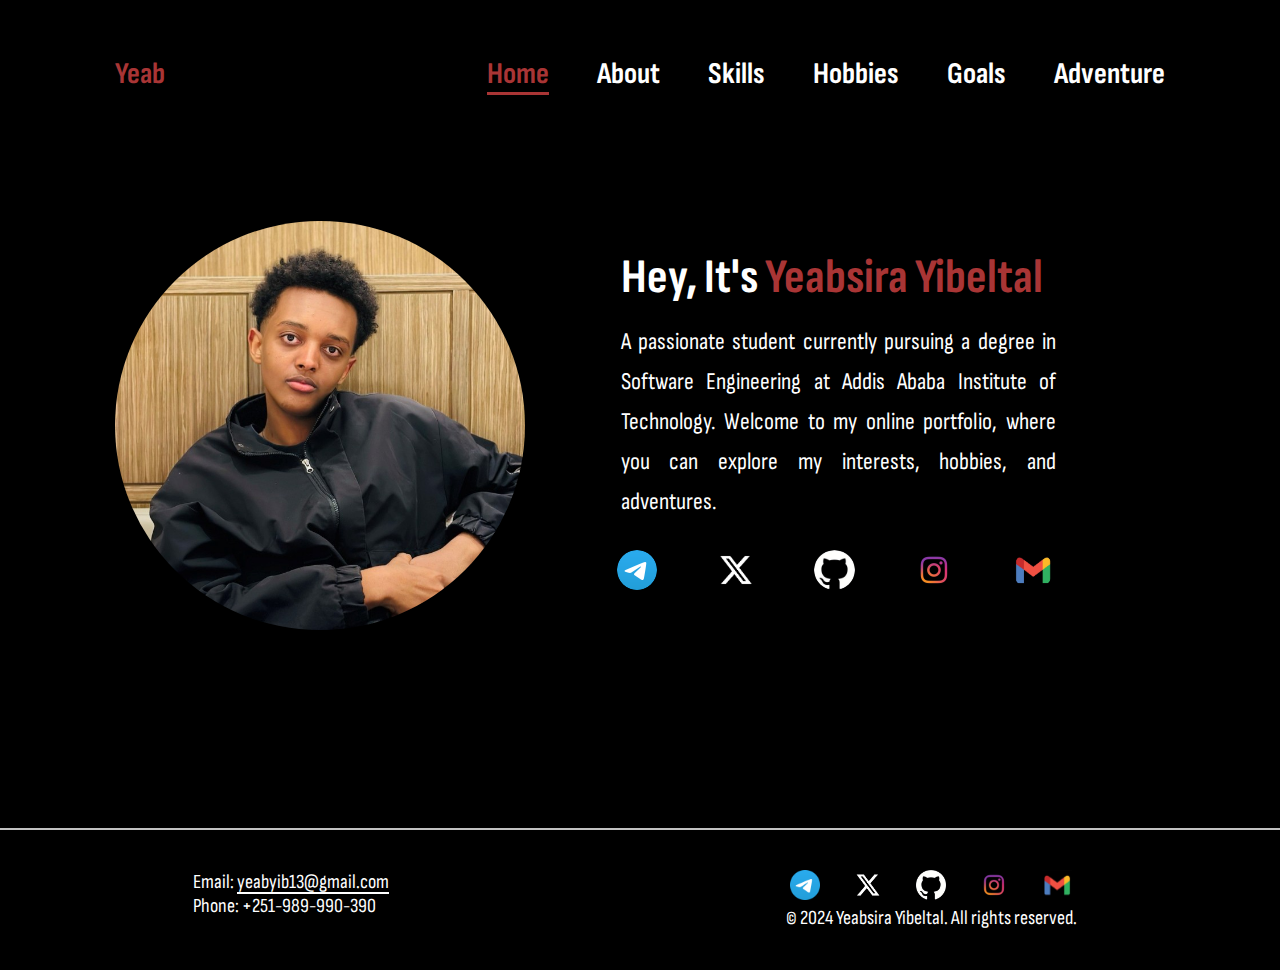
<file: index.html>
<!DOCTYPE html>
<html lang="en">
<head>
    <meta charset="UTF-8">
    <meta name="viewport" content="width=device-width, initial-scale=1.0">
    <meta name= description content="Explore my creative portfolio showcasing my background, hobbies, skills and even more!">
    <link rel="icon" href="src/images/web_icon_yeab.jpg">
    <link rel="stylesheet" href="src/css/home.css">
    <title>Yeab's Personal Space</title>
</head>

<body>
    <header>
        <nav class="nav-desktop">
            <div id="logo" onclick="window.location.href='index.html';">Yeab</div>
            <ul>
                <li><a href="index.html" class="active">Home</a></li>
                <li><a href="src/about.html">About</a></li>
                <li><a href="src/skills.html">Skills</a></li>
                <li><a href="src/hobbies.html">Hobbies</a></li>
                <li><a href="src/goals.html">Goals</a></li>
                <li><a href="src/adventure.html">Adventure</a></li>
            </ul>
            <img onclick="switchPanel();" class="hamburger-menu" width="26px" height="26px" src="src/images/hamburger-menu-icon-open.jpg" alt="hamburger-menu">
        </nav>
        <div class="nav-mobile-tablet">
            <ul>
                <a href="index.html"><li>Home</li></a>
                <a href="src/about.html"><li>About</li></a>  
                <a href="src/skills.html"><li>Skills</li></a>    
                <a href="src/hobbies.html"><li>Hobbies</li></a>  
                <a href="src/goals.html"><li>Goals</li></a>  
                <a href="src/adventure.html"><li>Adventure</li></a>  
            </ul>
        </div>
    </header>

    <main class="home">
        <figure class="home-img">
            <img src="src/images/home-yeab.jpg" alt="Yeabsira Yibeltal">
        </figure>
        <section class="home-content">
            <h1>Hey, It's <span>Yeabsira Yibeltal</span></h1>
            <p> A passionate student currently pursuing a degree in Software Engineering at 
                Addis Ababa Institute of Technology. Welcome to my online portfolio, where 
                you can explore my interests, hobbies, and adventures.</p>
            <aside class="social-icons">
                <a href="https://t.me/yyeab" aria-label="Telegram"><img src="src/images/telegram-icon.webp" alt="Telegram"></a>
                <a href="https://x.com/yeabyib"><img src="src/images/x-icon.jpg" alt="X"></a>
                <a href="https://github.com/yeaby"><img src="src/images/github-icon.jpg" alt="GitHub"></a>
                <a href="https://instagram.com/_.yeab.__"><img src="src/images/instagram-icon.webp" alt="Instagram"></a>
                <a href="mailto:yeabyib13@gmail.com"><img src="src/images/gmail-icon.jpg" alt="Gmail"></a>
            </aside>
        </section>
    </main>

    <footer>
        <section class="footer-content1">
            <p>Email: <a href="mailto:yeabyib13@gmail.com">yeabyib13@gmail.com</a></p>
            <p>Phone: +251-989-990-390</p>
        </section>
        <section class="footer-content2">
            <div class="social-icons-footer">
                <a href="https://t.me/yyeab"><img src="src/images/telegram-icon.webp" alt="Telegram"></a>
                <a href="https://x.com/yeabyib"><img src="src/images/x-icon.jpg" alt="X"></a>
                <a href="https://github.com/yeaby"><img src="src/images/github-icon.jpg" alt="GitHub"></a>
                <a href="https://instagram.com/_.yeab.__"><img src="src/images/instagram-icon.webp" alt="Instagram"></a>
                <a href="mailto:yeabyib13@gmail.com"><img src="src/images/gmail-icon.jpg" alt="Gmail"></a>
            </div>
            <section class="legal_info">
                <p>&copy; 2024 Yeabsira Yibeltal. All rights reserved.<p>
            </section>
        </section>
    </footer>
    <script src="src/js/menuToggleIndex.js"></script>
</body>
</html>
</file>
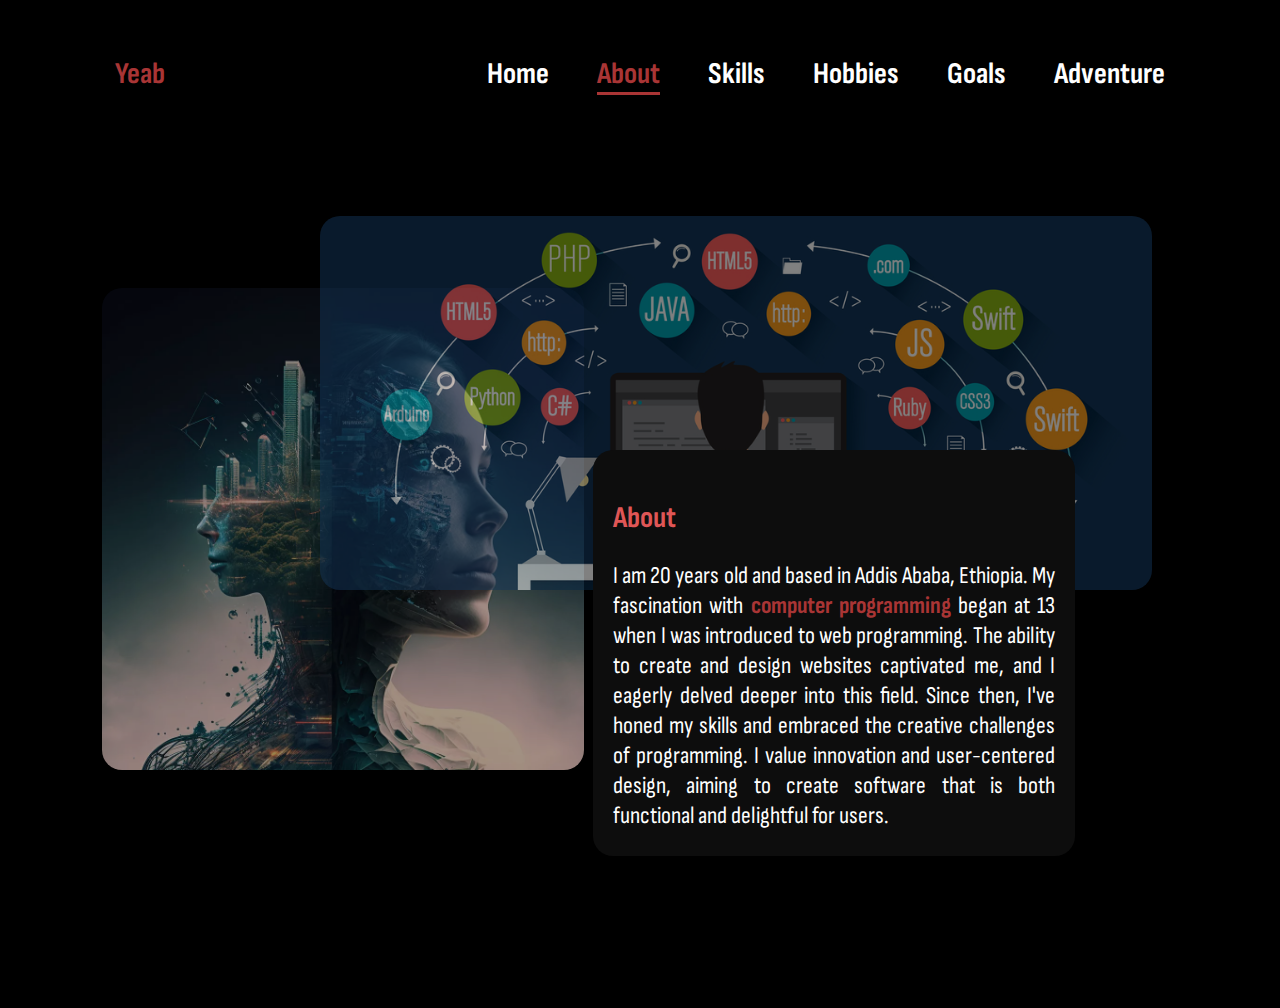
<file: src/about.html>
<!DOCTYPE html>
<html lang="en">
<head>
    <meta charset="UTF-8">
    <meta name="viewport" content="width=device-width, initial-scale=1.0">
    <link rel="icon" href="images/web_icon_yeab.jpg">
    <link rel="stylesheet" href="css/about.css">
    <title>About - Yeab's Personal Space</title>
</head>



<body>
    <header>
        <nav class="nav-desktop">
            <div id="logo" onclick="window.location.href='../index.html';">Yeab</div>
                <ul>
                <li><a href="../index.html">Home</a></li>
                <li><a href="about.html" class="active">About</a></li>
                <li><a href="skills.html">Skills</a></li>
                <li><a href="hobbies.html">Hobbies</a></li>
                <li><a href="goals.html">Goals</a></li>
                <li><a href="adventure.html">Adventure</a></li>
            </ul>
            <img onclick="switchPanel();" class="hamburger-menu" width="26px" height="26px" src="images/hamburger-menu-icon-open.jpg" alt="hamburger-menu">
        </nav>
        <div class="nav-mobile-tablet">
            <ul>
                <a href="../index.html"><li>Home</li></a>
                <a href="about.html"><li>About</li></a>  
                <a href="skills.html"><li>Skills</li></a>    
                <a href="hobbies.html"><li>Hobbies</li></a>  
                <a href="goals.html"><li>Goals</li></a>  
                <a href="adventure.html"><li>Adventure</li></a>  
            </ul>
        </div>
    </header>    
    <main id="About">
        <div class="about-section"> 
            <div class="about-images">
                <figure>
                    <img src="images/about-tech.jpg" alt="Technology and Innovation" class="technology-image">
                </figure>
                <figure>
                    <img src="images/about-programming.jpg" alt="Programming" class="programming-image">
                </figure>
            </div>
            <article class="about-description">
                <h2>About</h2>
                <p>
                    I am 20 years old and based in Addis Ababa, Ethiopia. My fascination with <span id="colored">computer programming</span> began at 13 when I was introduced to web programming.
                    The ability to create and design websites captivated me, and I eagerly delved deeper into this field. Since then, I've honed my skills and embraced the creative challenges of programming.
                    I value innovation and user-centered design, aiming to create software that is both functional and delightful for users.
                </p>
            </article>
        </div>
    </main>
    <footer>
        <section class="footer-content">
            <div class="contact-info">
                <h3>Contact Me</h3>
                <p>Email: <a href="mailto:yeabyib13@gmail.com">yeabyib13@gmail.com</a></p>
                <p>Phone: +251-989-990-390</p>
            </div>
            <div class="social-icons-footer">
                <h3>Follow Me</h3>
                    <a href="https://t.me/yyeab" aria-label="Telegram"><i class="fab fa-telegram"></i></a>
                    <a href="https://x.com/yeabyib" aria-label="X (formerly Twitter)"><i class="fab fa-x-twitter"></i></a>
                    <a href="https://github.com/YeabY" aria-label="GitHub"><i class="fab fa-github"></i></a>
                    <a href="https://instagram.com/_.yeab.__" aria-label="Instagram"><i class="fab fa-instagram"></i></a>
            </div>
        </section>
        
        <section class="footer-bottom">
            <h6>&copy; 2024 Yeabsira Yibeltal. All rights reserved.</h6>
        </section>
    </footer>
    <script src="js/menuToggle.js"></script>
</body>
</html>
</file>
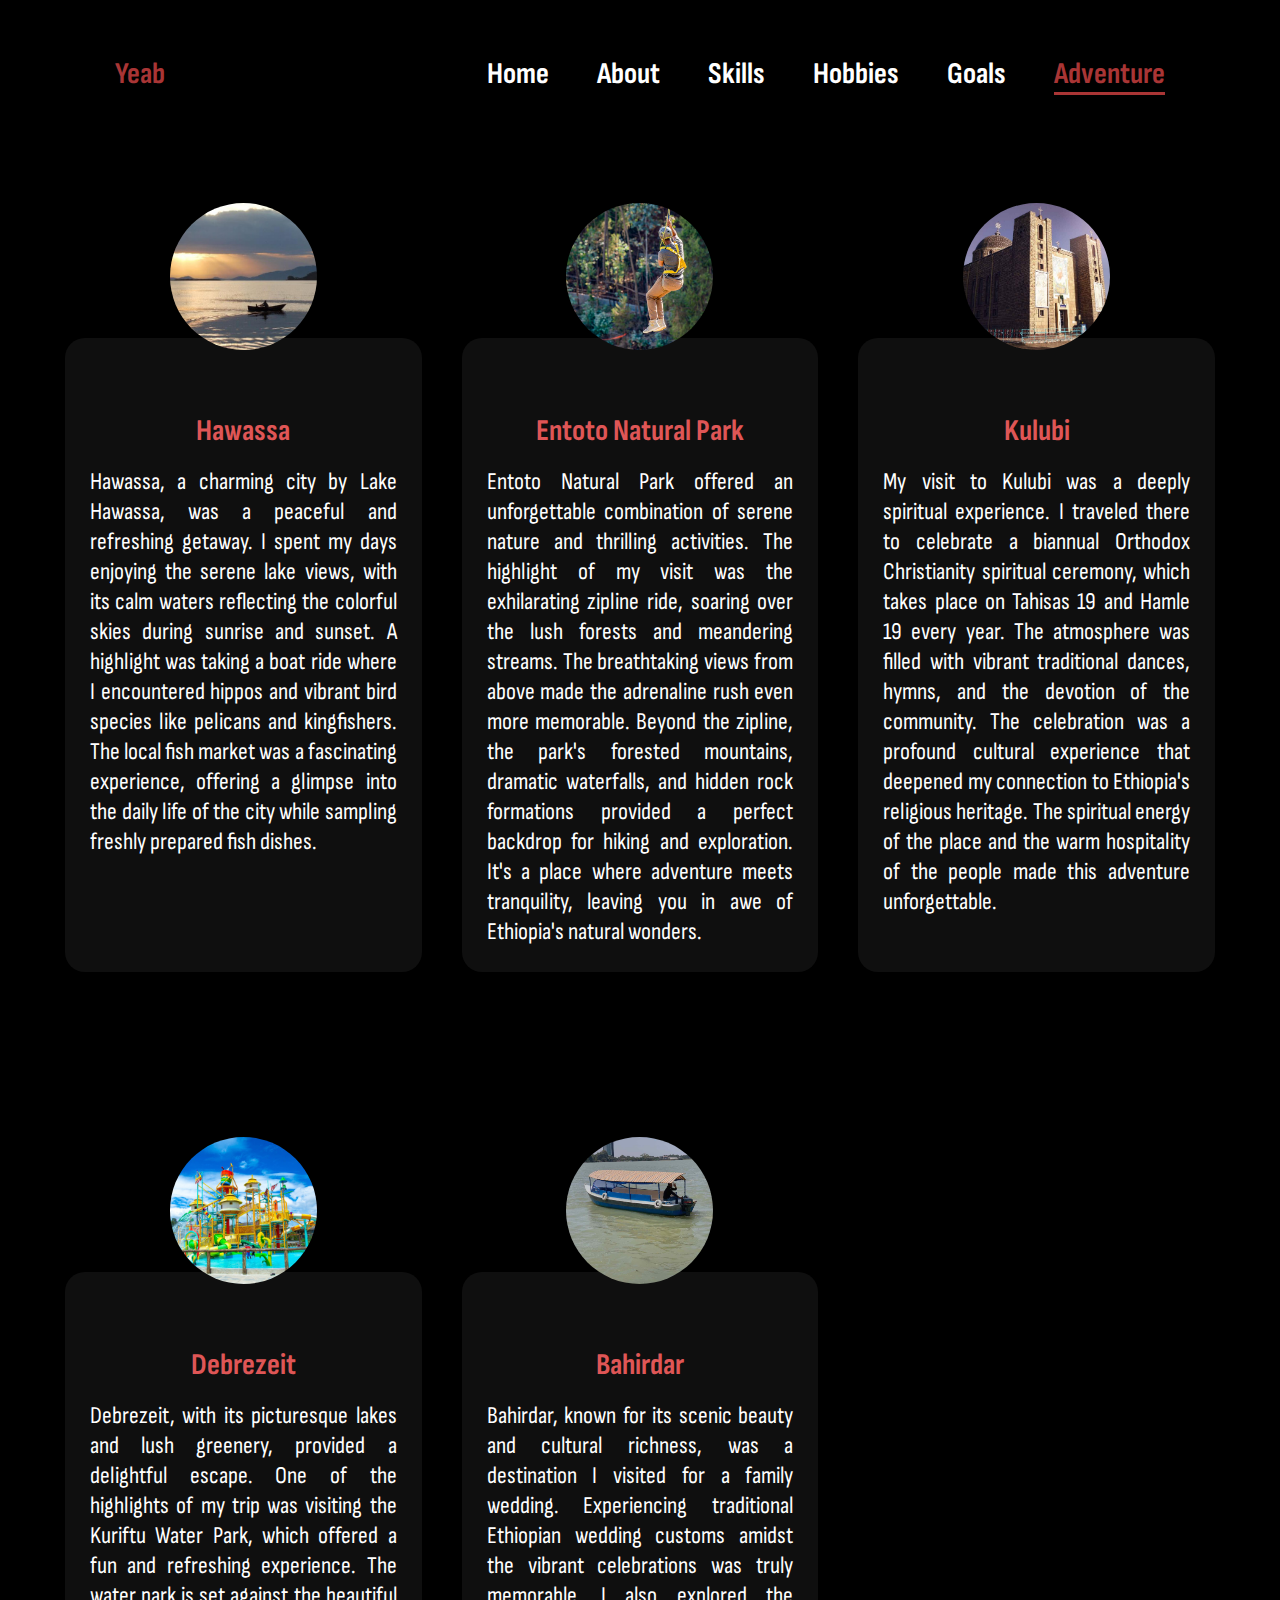
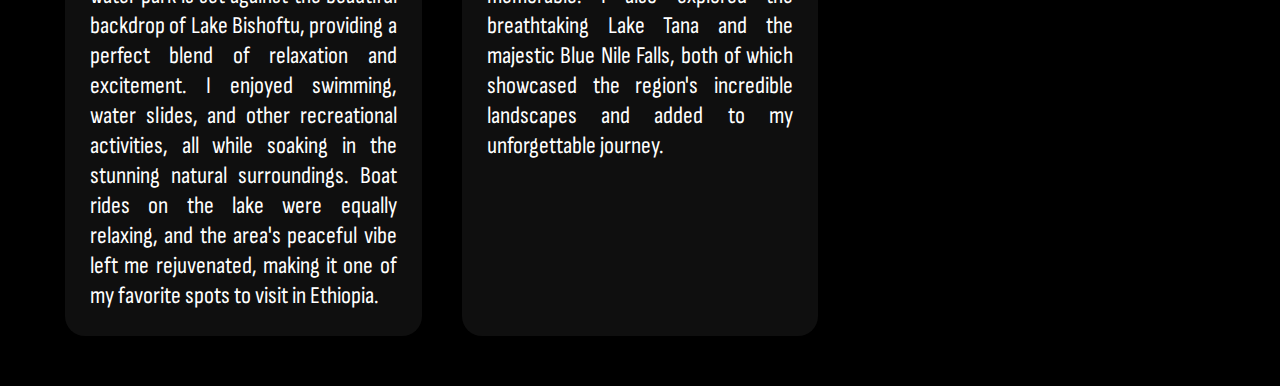
<file: src/adventure.html>
<!DOCTYPE html>
<html lang="en">
<head>
    <meta charset="UTF-8">
    <meta name="viewport" content="width=device-width, initial-scale=1.0">
    <link rel="icon" href="images/web_icon_yeab.jpg">
    <link rel="stylesheet" href="css/adventure.css">
    <title>Adventure - Yeab's Personal Space</title>
</head>

<body>
    <header>
        <nav class="nav-desktop">
            <div id="logo" onclick="window.location.href='../index.html';">Yeab</div>
            <ul>
                <li><a href="../index.html">Home</a></li>
                <li><a href="about.html">About</a></li>
                <li><a href="skills.html">Skills</a></li>
                <li><a href="hobbies.html">Hobbies</a></li>
                <li><a href="goals.html">Goals</a></li>
                <li><a href="adventure.html" class="active">Adventure</a></li>
            </ul>
            <img onclick="switchPanel();" class="hamburger-menu" width="26px" height="26px" src="images/hamburger-menu-icon-open.jpg" alt="hamburger-menu">
        </nav>
        <div class="nav-mobile-tablet">
            <ul>
                <a href="../index.html"><li>Home</li></a>
                <a href="about.html"><li>About</li></a>  
                <a href="skills.html"><li>Skills</li></a>    
                <a href="hobbies.html"><li>Hobbies</li></a>  
                <a href="goals.html"><li>Goals</li></a>  
                <a href="adventure.html"><li>Adventure</li></a>  
            </ul>
        </div>
    </header>
    <main>
        <section id="adventures">
            <h1>Adventures</h1>
            <article>
                <figure>
                    <img src="images/adventure-hawassa.jpg" alt="Beautiful Lake Hawassa">
                </figure>
                <h2>Hawassa</h2>
                <p>
                    Hawassa, a charming city by Lake Hawassa, was a peaceful and refreshing getaway. I spent my days enjoying the serene lake views, 
                    with its calm waters reflecting the colorful skies during sunrise and sunset. A highlight was taking a boat ride where I encountered 
                    hippos and vibrant bird species like pelicans and kingfishers. The local fish market was a fascinating experience, offering a glimpse 
                    into the daily life of the city while sampling freshly prepared fish dishes.
                </p>
            </article>
            
            <article>
                <figure>
                    <img src="images/adventure-entoto.jpg" alt="Stream and forest at Entoto Natural Park">
                </figure>
                <h2>Entoto Natural Park</h2>
                <p>
                    Entoto Natural Park offered an unforgettable combination of serene nature and thrilling activities. 
                    The highlight of my visit was the exhilarating zipline ride, soaring over the lush forests and meandering streams. 
                    The breathtaking views from above made the adrenaline rush even more memorable. Beyond the zipline, 
                    the park's forested mountains, dramatic waterfalls, and hidden rock formations provided a perfect backdrop for hiking and exploration. 
                    It's a place where adventure meets tranquility, leaving you in awe of Ethiopia's natural wonders.
                </p>
            </article>
            
            
            <article>
                <figure>
                    <img src="images/adventure-kulubi.jpg" alt="Spiritual celebration in Kulubi">
                </figure>
                <h2>Kulubi</h2>
                <p>
                    My visit to Kulubi was a deeply spiritual experience. I traveled there to celebrate a biannual Orthodox Christianity spiritual ceremony, 
                    which takes place on Tahisas 19 and Hamle 19 every year. The atmosphere was filled with vibrant traditional dances, hymns, and the 
                    devotion of the community. The celebration was a profound cultural experience that deepened my connection to Ethiopia's religious 
                    heritage. The spiritual energy of the place and the warm hospitality of the people made this adventure unforgettable.
                </p>
            </article>
            
            
            <article>
                <figure>
                    <img src="images/adventure-debrezeit.jpg" alt="Lake Bishoftu in Debrezeit">
                </figure>
                <h2>Debrezeit</h2>
                <p>
                    Debrezeit, with its picturesque lakes and lush greenery, provided a delightful escape. One of the highlights of my trip was visiting 
                    the Kuriftu Water Park, which offered a fun and refreshing experience. The water park is set against the beautiful backdrop of Lake Bishoftu, 
                    providing a perfect blend of relaxation and excitement. I enjoyed swimming, water slides, and other recreational activities, all while soaking 
                    in the stunning natural surroundings. Boat rides on the lake were equally relaxing, and the area's peaceful vibe left me rejuvenated, 
                    making it one of my favorite spots to visit in Ethiopia.
                </p>
            </article>
            
            <article>
                <figure>
                    <img src="images/adventure-bahirdar.jpg" alt="Lake Tana and Blue Nile Falls in Bahirdar">
                </figure>
                <h2>Bahirdar</h2>
                <p>
                    Bahirdar, known for its scenic beauty and cultural richness, was a destination I visited for a family wedding. Experiencing traditional 
                    Ethiopian wedding customs amidst the vibrant celebrations was truly memorable. I also explored the breathtaking Lake Tana and the majestic 
                    Blue Nile Falls, both of which showcased the region's incredible landscapes and added to my unforgettable journey.
                </p>
            </article>
        </section>
    </main>      
    
    <footer>
        <section class="footer-content">
            <div class="contact-info">
                <h3>Contact Me</h3>
                <p>Email: <a href="mailto:yeabyib13@gmail.com">yeabyib13@gmail.com</a></p>
                <p>Phone: +251-989-990-390</p>
            </div>
            <div class="social-icons-footer">
                <h3>Follow Me</h3>
                    <a href="https://t.me/yyeab" aria-label="Telegram"><i class="fab fa-telegram"></i></a>
                    <a href="https://x.com/yeabyib" aria-label="X (formerly Twitter)"><i class="fab fa-x-twitter"></i></a>
                    <a href="https://github.com/YeabY" aria-label="GitHub"><i class="fab fa-github"></i></a>
                    <a href="https://instagram.com/_.yeab.__" aria-label="Instagram"><i class="fab fa-instagram"></i></a>
            </div>
        </section>
        
        <section class="footer-bottom">
            <h6>&copy; 2024 Yeabsira Yibeltal. All rights reserved.</h6>
        </section>
    </footer>
    <script src="js/menuToggle.js"></script>
</body>
</html>
</file>
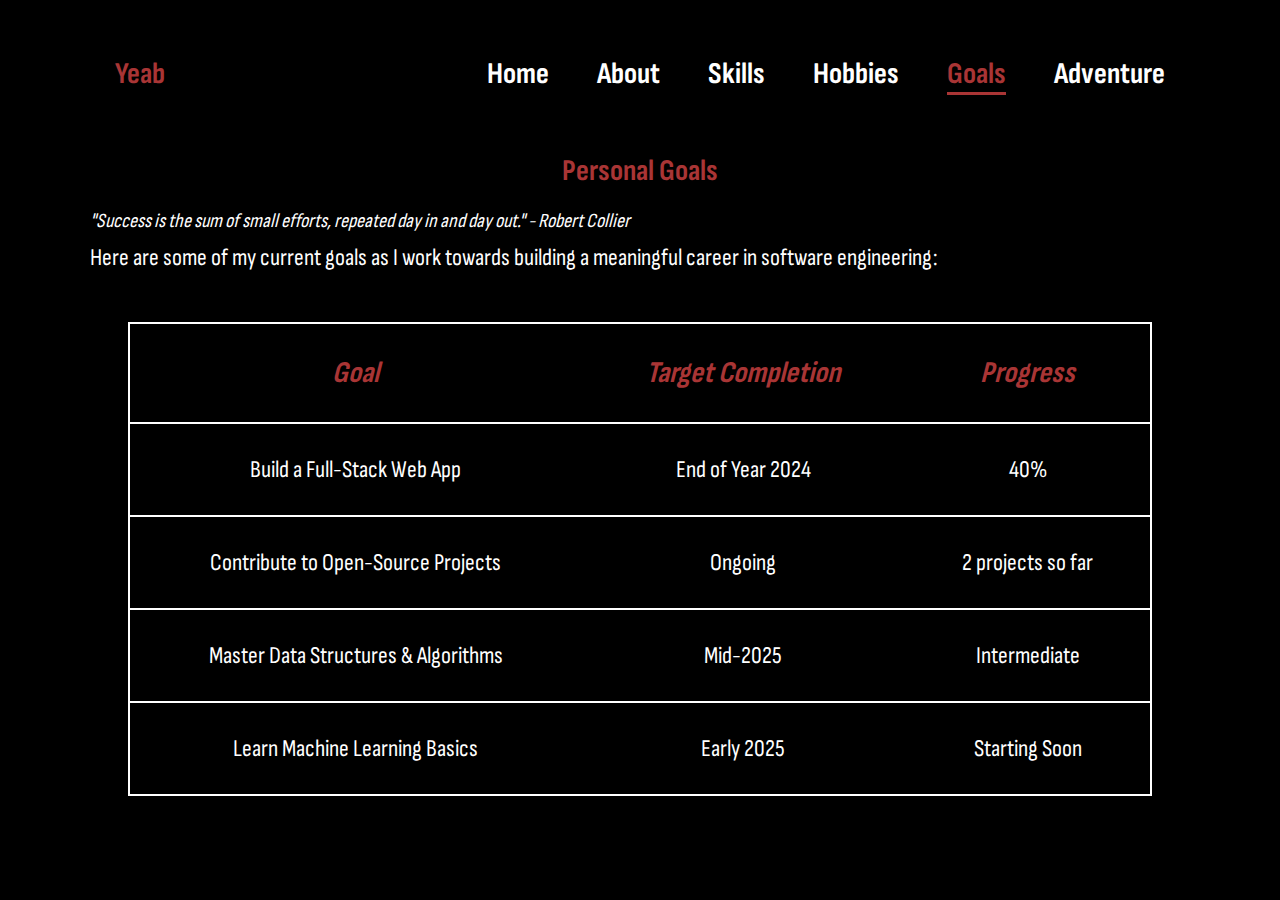
<file: src/goals.html>
<!DOCTYPE html>
<html lang="en">
<head>
    <meta charset="UTF-8">
    <meta name="viewport" content="width=device-width, initial-scale=1.0">
    <link rel="icon" href="images/web_icon_yeab.jpg">
    <link rel="stylesheet" href="css/goals.css">
    <title>Goals - Yeab's Personal Space</title>
</head>

<body>
    <header>
        <nav class="nav-desktop">
            <div id="logo" onclick="window.location.href='../index.html';">Yeab</div>
            <ul>
                <li><a href="../index.html">Home</a></li>
                <li><a href="about.html">About</a></li>
                <li><a href="skills.html">Skills</a></li>
                <li><a href="hobbies.html">Hobbies</a></li>
                <li><a href="goals.html" class="active">Goals</a></li>
                <li><a href="adventure.html">Adventure</a></li>
            </ul>
            <img onclick="switchPanel();" class="hamburger-menu" width="26px" height="26px" src="images/hamburger-menu-icon-open.jpg" alt="hamburger-menu">
        </nav>
        <div class="nav-mobile-tablet">
            <ul>
                <a href="../index.html"><li>Home</li></a>
                <a href="about.html"><li>About</li></a>  
                <a href="skills.html"><li>Skills</li></a>    
                <a href="hobbies.html"><li>Hobbies</li></a>  
                <a href="goals.html"><li>Goals</li></a>  
                <a href="adventure.html"><li>Adventure</li></a>  
            </ul>
        </div>
    </header>

    <main id="Goals">
        <section class="goals-section">
            <h1>Personal Goals</h1>
            <div class="heading">
                <blockquote>
                    "Success is the sum of small efforts, repeated day in and day out." - Robert Collier
                </blockquote>
                <p>Here are some of my current goals as I work towards building a meaningful career in software engineering:</p>
            </div>
            <table id="hobbies-table">
                <thead>
                    <tr>
                        <th>Goal</th>
                        <th>Target Completion</th>
                        <th>Progress</th>
                    </tr>
                </thead>
            <tbody>
                    <tr>
                        <td>Build a Full-Stack Web App</td>
                        <td>End of Year 2024</td>
                        <td>40%</td>
                    </tr>
                    <tr>
                        <td>Contribute to Open-Source Projects</td>
                        <td>Ongoing</td>
                        <td>2 projects so far</td>
                    </tr>
                    <tr>
                        <td>Master Data Structures & Algorithms</td>
                        <td>Mid-2025</td>
                        <td>Intermediate</td>
                    </tr>
                    <tr>
                        <td>Learn Machine Learning Basics</td>
                        <td>Early 2025</td>
                        <td>Starting Soon</td>
                    </tr>
                </tbody>
            </table>
        </section>
    </main>
    
    
    <footer>
        <section class="footer-content">
            <div class="contact-info">
                <h3>Contact Me</h3>
                <p>Email: <a href="mailto:yeabyib13@gmail.com">yeabyib13@gmail.com</a></p>
                <p>Phone: +251-989-990-390</p>
            </div>
            <div class="social-icons-footer">
                <h3>Follow Me</h3>
                    <a href="https://t.me/yyeab" aria-label="Telegram"><i class="fab fa-telegram"></i></a>
                    <a href="https://x.com/yeabyib" aria-label="X (formerly Twitter)"><i class="fab fa-x-twitter"></i></a>
                    <a href="https://github.com/YeabY" aria-label="GitHub"><i class="fab fa-github"></i></a>
                    <a href="https://instagram.com/_.yeab.__" aria-label="Instagram"><i class="fab fa-instagram"></i></a>
            </div>
        </section>
        
        <section class="footer-bottom">
            <h6>&copy; 2024 Yeabsira Yibeltal. All rights reserved.</h6>
        </section>
    </footer>
    <script src="js/menuToggle.js"></script>

</body>
</html>
</file>
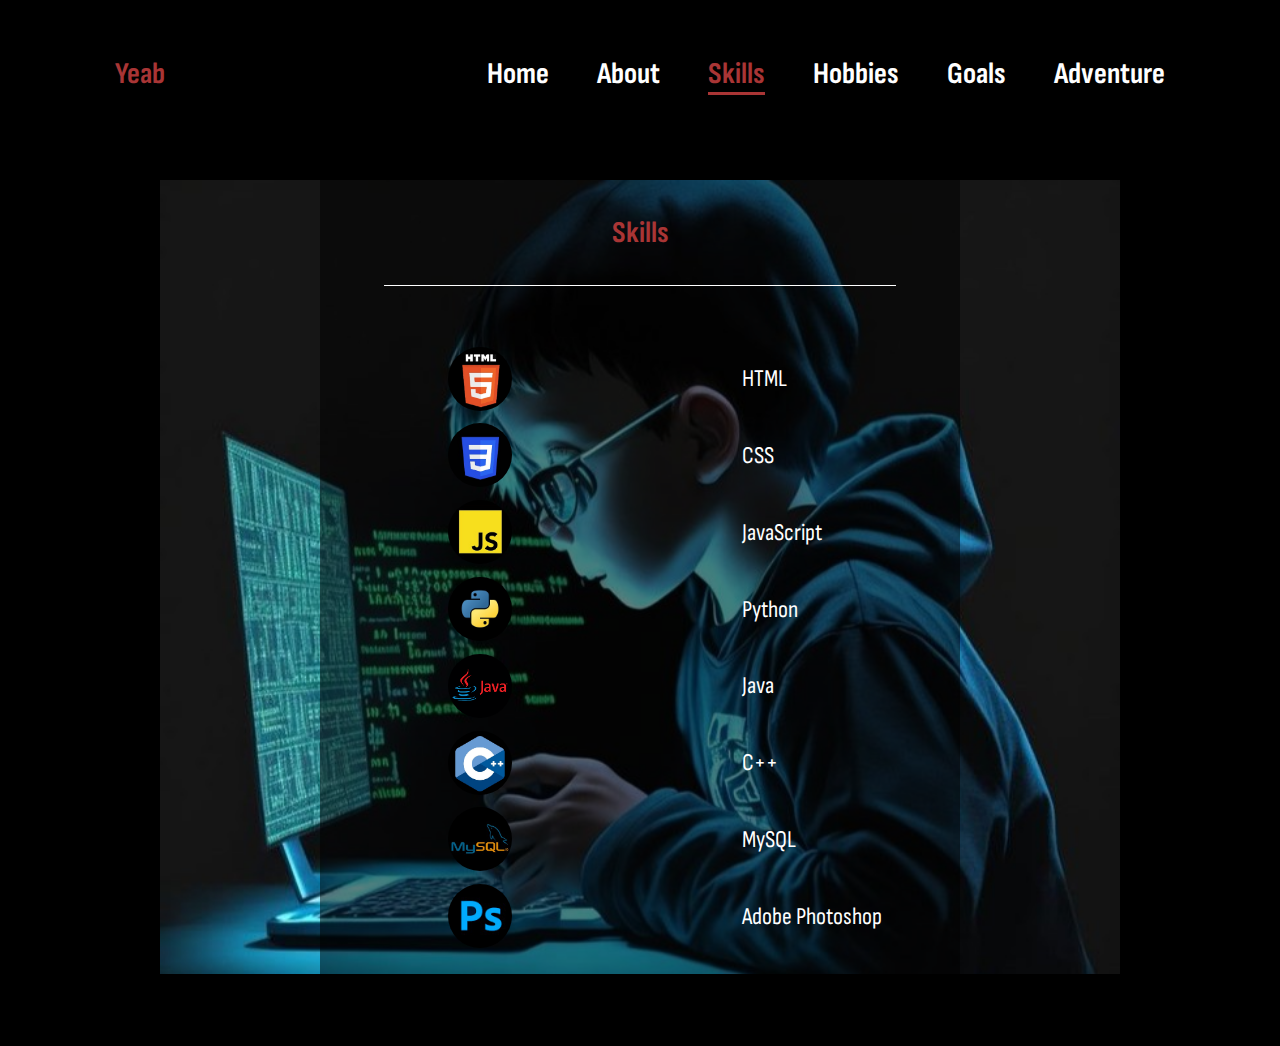
<file: src/skills.html>
<!DOCTYPE html>
<html lang="en">
<head>
    <meta charset="UTF-8">
    <meta name="viewport" content="width=device-width, initial-scale=1.0">
    <link rel="icon" href="images/web_icon_yeab.jpg">
    <link rel="stylesheet" href="css/skills.css">
    <title>Skills - Yeab's Personal Space</title>
</head>

<body>
    <header>
        <nav class="nav-desktop">
            <div id="logo" onclick="window.location.href='../index.html';">Yeab</div>
            <ul>
                <li><a href="../index.html">Home</a></li>
                <li><a href="about.html">About</a></li>
                <li><a href="skills.html" class="active">Skills</a></li>
                <li><a href="hobbies.html">Hobbies</a></li>
                <li><a href="goals.html">Goals</a></li>
                <li><a href="adventure.html">Adventure</a></li>
            </ul>
            <img onclick="switchPanel();" class="hamburger-menu" width="26px" height="26px" src="images/hamburger-menu-icon-open.jpg" alt="hamburger-menu">
        </nav>
        <div class="nav-mobile-tablet">
            <ul>
                <a href="../index.html"><li>Home</li></a>
                <a href="about.html"><li>About</li></a>  
                <a href="skills.html"><li>Skills</li></a>    
                <a href="hobbies.html"><li>Hobbies</li></a>  
                <a href="goals.html"><li>Goals</li></a>  
                <a href="adventure.html"><li>Adventure</li></a>  
            </ul>
        </div>
    </header>
        
    <main id="Skills">
        <div class="skills-section">
            <figure class="skills-background-image">
                <img src="images/skills-background-image.jpg" alt="Skills illustration">
            </figure>
    
            <article class="skills-content">
                <h2>Skills</h2>
                <div class="horizontal-line"></div>
                <ul class="skills-list">
                    <li>
                        <img src="images/skills-html-logo.jpg" alt="HTML logo" class="skill-logo">
                        <span>HTML</span>
                    </li>
                    <li>
                        <img src="images/skills-css-logo.jpg" alt="CSS logo" class="skill-logo">
                        <span>CSS</span>
                    </li>
                    <li>
                        <img src="images/skills-js-logo.jpg" alt="JavaScript logo" class="skill-logo">
                        <span>JavaScript</span>
                    </li>
                    <li>
                        <img src="images/skills-python-logo.jpg" alt="Python logo" class="skill-logo">
                        <span>Python</span>
                    </li>
                    <li>
                        <img src="images/skills-java-logo.jpg" alt="Java logo" class="skill-logo">
                        <span>Java</span>
                    </li>
                    <li>
                        <img src="images/skills-cpp-logo.jpg" alt="C++ logo" class="skill-logo">
                        <span>C++</span>
                    </li>
                    <li>
                        <img src="images/skills-mysql-logo.jpg" alt="MySQL logo" class="skill-logo">
                        <span>MySQL</span>
                    </li>
                    <li>
                        <img src="images/skills-photoshop-logo.jpg" alt="Photoshop logo" class="skill-logo">
                        <span>Adobe Photoshop</span>
                    </li>
                </ul>                   
            </article>
        </div>
    </main>    
    
    <footer>
        <section class="footer-content">
            <div class="contact-info">
                <h3>Contact Me</h3>
                <p>Email: <a href="mailto:yeabyib13@gmail.com">yeabyib13@gmail.com</a></p>
                <p>Phone: +251-989-990-390</p>
            </div>
            <div class="social-icons-footer">
                <h3>Follow Me</h3>
                    <a href="https://t.me/yyeab" aria-label="Telegram"><i class="fab fa-telegram"></i></a>
                    <a href="https://x.com/yeabyib" aria-label="X (formerly Twitter)"><i class="fab fa-x-twitter"></i></a>
                    <a href="https://github.com/YeabY" aria-label="GitHub"><i class="fab fa-github"></i></a>
                    <a href="https://instagram.com/_.yeab.__" aria-label="Instagram"><i class="fab fa-instagram"></i></a>
            </div>
        </section>
        
        <section class="footer-bottom">
            <h6>&copy; 2024 Yeabsira Yibeltal. All rights reserved.</h6>
        </section>
    </footer>

    <script src="js/menuToggle.js"></script>
</body>
</html>
</file>
<file: src/css/home.css>
@font-face {
    font-family: 'Sofia Sans Condensed';
    src: url('../fonts/SofiaSansCondensed-Regular.ttf') format('truetype');
    font-weight: normal;
    font-style: normal;
}

@font-face {
    font-family: 'Sofia Sans Condensed';
    src: url('../fonts/SofiaSansCondensed-Bold.ttf') format('truetype');
    font-weight: bold;
    font-style: normal;
}

*{
    margin: 0;
    padding: 0;
    box-sizing: border-box;
    text-decoration: none;
    border: none;
    outline: none;
    font-family: 'Sofia Sans Condensed';
}


body{
    width: 100%;
    height: 100vh;
    background-color: black;
    color: white;   
}

.nav-desktop{
    margin-top: 40px;
    top: 0;
    left: 0;
    width: 100%;
    padding: 1rem 9%;
    background-color: transparent;
    filter: drop-shadow(10px);
    display: flex;
    justify-content: space-between;
    z-index: 100;
}

.nav-desktop ul {
    list-style-type: none;
}

#logo{
    font-size: 30px;
    color: #a93535;
    font-weight: bold;
    cursor: pointer;
    transition: 0.5s ease;
}

#logo:hover{
    transform: scale(1.1);
    border-bottom: none;
}

.nav-desktop ul a{
    font-size: 30px;
    color: white;
    margin-left: 3rem;
    font-weight: bold;
    transition: 0.3s ease;
}

.nav-desktop ul{
    display: flex;
}

.nav-desktop a:hover,
.nav-desktop a.active{
    color: #a93535;
    border-bottom: 3px solid #a93535;
}

.hamburger-menu {
    cursor: pointer;
    display: none;
}


.nav-mobile-tablet ul {
    position: absolute;
    margin-top: -25px;
    margin-left: 9%;
    list-style-type: none;
    background-color: #0f0f0f;
    display: none;
    flex-direction: column;
    width: 82%;
    text-align: center;
    z-index: 100;
    font-size: 30px;
    font-weight: bold;
}

.nav-mobile-tablet a {
    padding: 16px;
}

.nav-mobile-tablet a:hover {
    background-color: #292929;
}
.nav-mobile-tablet a{
    color: white;
}


@media (max-width: 1194px)  {

    .hamburger-menu {
        display: block;
    }

    .nav-desktop ul{
        display: none;
    }
}

main{
    min-height: 80vh;
    padding: 5rem 9% 10rem 9%;
}

.home{
    display: flex;
    justify-content: center;
    align-items: center;
    gap: 6rem;
}

.home .home-content h1{
    font-size: 48px;
    line-height: 1;
    padding-bottom: 20px;
}

span{
    color: #a93535;
}

.home-content p{
    width:80%;
    font-size: 24px;
    line-height: calc(40/24);
    text-align: justify;
}

.home-img img{
    position: relative;
    width: 32vw;
    border-radius: 50%;
    cursor: pointer;
    transition: 0.2s linear;
}

.social-icons a{
    display: inline-flex;
    justify-content: center;
    align-items: center;
    width: 5vw;
    height: 4rem;
    background-color: transparent;
    border-radius: 50%;
    margin: 1rem 3rem 0rem -1rem;
    transition: 0.3s ease;
}

.social-icons a:hover{
    transform: scale(1.3) translateY(-5px);
}

.social-icons img {
    border-radius: 50%;
    height: 40px;
}

@media (max-width:874px) and (max-height: 874px) { 

    #logo, .nav-mobile-tablet ul {
        font-size: 20px;
    }

    .nav-mobile-tablet ul {
        margin-top: -16px;
    }

    .home .home-content h1{
        font-size: 28px;
    }
    
    .home .home-content p{
        font-size: 16px;
    }
    .social-icons img {
        height: 20px;
    } 

    .social-icons a{
        display: inline-flex;
        justify-content: center;
        align-items: center;
        width: 1vw;
        height: 4rem;
        background-color: transparent;
        border-radius: 50%;
        margin: 0rem 2rem 0rem 0.5rem;
        transition: 0.3s ease;
    }
    
    .social-icons a:hover{
        transform: scale(1.3) translateY(-5px);
    }
}

@media (min-width:834px) and (min-height: 834px)
and (max-width:1194px) and (max-height: 1194px){
    main{
        padding: 0rem 100;
    }

    .social-icons img {
        height: 20px;
    } 

    .social-icons a{
        display: inline-flex;
        justify-content: center;
        align-items: center;
        width: 2vw;
        height: 4rem;
        background-color: transparent;
        border-radius: 50%;
        margin: 0rem 3rem 0rem 0;
        transition: 0.3s ease;
    }
    
    .social-icons a:hover{
        transform: scale(1.3) translateY(-5px);
    }
}
@media (max-width: 834px){
    main{
        padding: 0rem 0px;
        margin-top: -50px !important;
    }

    .home-content p{
        width:100%;
    }
    .home{
        flex-direction: column;
        margin: 5rem 4rem;
        gap: 2rem;
    }

    .home-img img{
        width: 60vw;
        margin-top: 4rem;
    }
}

footer {
    display:flex;
    padding:40px 0;
    justify-content: space-around;
    border-top: 2px solid #c1c1c1;
    font-size: 20px;
}

footer .footer-content1 a{
    position: relative;
    text-decoration: none;
    color: white;
}

footer .footer-content1 a::after {
    content: '';
    position: absolute;
    left: 0;
    bottom: 0;
    width: 100%;
    height: 2px;
    background-color: white;
    transition: width 0.5s ease;
}

footer .footer-content1 a:hover::after{
    width: 0;
}

footer img{
    height: 30px;
}

.social-icons-footer a{
    display: inline-flex;
    padding:  0 30px;
    justify-content: center;
    align-items: center;
    width: 2vw;
    background-color: transparent;
    border-radius: 50%;
    transition: 0.3s ease;
}

.social-icons-footer a:hover{
    transform: scale(1.3) translateY(-5px);
}

.footer-content2{
    text-align: center;
}

@media (max-width:874px) and (max-height: 874px){
    footer {
        font-size: 12px;
    }

    footer img{
        height: 16px;
    }
    .social-icons-footer a{
        display: inline-flex;
        padding:  0 15px;
        justify-content: center;
        align-items: center;
        width: 2vw;
        background-color: transparent;
        border-radius: 50%;
        transition: 0.3s ease;
    }
}
</file>
<file: src/css/about.css>
@font-face {
    font-family: 'Sofia Sans Condensed';
    src: url('../fonts/SofiaSansCondensed-Regular.ttf') format('truetype');
    font-weight: normal;
    font-style: normal;
}

@font-face {
    font-family: 'Sofia Sans Condensed';
    src: url('../fonts/SofiaSansCondensed-Bold.ttf') format('truetype');
    font-weight: bold;
    font-style: normal;
}

*{
    margin: 0;
    padding: 0;
    box-sizing: border-box;
    text-decoration: none;
    border: none;
    outline: none;
    font-family: 'Sofia Sans Condensed';
}


body{
    width: 100%;
    background-color: black;
    color: white;   
}

.nav-desktop{
    margin-top: 40px;
    top: 0;
    left: 0;
    width: 100%;
    padding: 1rem 9%;
    background-color: transparent;
    filter: drop-shadow(10px);
    display: flex;
    justify-content: space-between;
    z-index: 100;
}

.nav-desktop ul {
    list-style-type: none;
}

#logo{
    font-size: 30px;
    color: #a93535;
    font-weight: bold;
    cursor: pointer;
    transition: 0.5s ease;
}

#logo:hover{
    transform: scale(1.1);
    border-bottom: none;
}

.nav-desktop ul a{
    font-size: 30px;
    color: white;
    margin-left: 3rem;
    font-weight: bold;
    transition: 0.3s ease;
}

.nav-desktop ul{
    display: flex;
}

.nav-desktop a:hover,
.nav-desktop a.active{
    color: #a93535;
    border-bottom: 3px solid #a93535;
}

.hamburger-menu {
    cursor: pointer;
    display: none;
}


.nav-mobile-tablet ul {
    position: absolute;
    margin-top: -25px;
    margin-left: 9%;
    list-style-type: none;
    background-color: #0f0f0f;
    display: none;
    flex-direction: column;
    width: 82%;
    text-align: center;
    z-index: 100;
    font-size: 30px;
    font-weight: bold;
}

.nav-mobile-tablet a {
    padding: 16px;
}

.nav-mobile-tablet a:hover {
    background-color: #292929;
}
.nav-mobile-tablet a{
    color: white;
}


@media (max-width: 1194px)  {

    .hamburger-menu {
        display: block;
    }

    .nav-desktop ul{
        display: none;
    }
}

@media (max-width:874px) and (max-height: 874px) {

    #logo, .nav-mobile-tablet ul {
        font-size: 20px;
    }

    .nav-mobile-tablet ul {
        margin-top: -16px;
    }
    
}

.about-images img { 
    border-radius: 20px;
}

 .about-images {
    display: flex;
    position: relative; 
    justify-content: center; 
    align-items: center;
    width: 100%;
    height: 100vh;
}

.programming-image {
    position: absolute;
    width: 65%; 
    max-width: 842px; 
    height: auto;
    right: 10vw; 
    top: 12%;
    opacity: 0.5;
    z-index: 2;
}

.technology-image {
    position: absolute;
    width: 40%;
    max-width: 482px; 
    height: auto;
    left: 8vw;
    top: 20%;
    opacity: 0.63;
    z-index: 1;
}

#colored {
    font-weight: bold;
    color: #a93535;
}

footer {
    display: none;
}

article {
    position: absolute;
    height: auto;
    right: 16vw;
    top:50%;
    z-index: 3;
    width: 40%;
    max-width: 482px;
    border-radius: 20px;
    text-align: justify;
    background-color: #0d0d0d;
    padding: 50px 20px 25px 20px;
}

article h2 {
    color: #DF5656;
    font-size: 30px;
    margin-bottom: 25px;
}

article p {
    font-size: 24px;
    line-height: 30px;
} 

@media (max-width: 402px) and (max-height: 874px){
    .programming-image {
        width: 65%; 
        right: 8vw;
        top: 4%;
    }
    .technology-image {
        width: 40%; 
        left: 10vw; 
        top: 10%;
    }

    article {
        width: 55%; 
        right: 17vw; 
        top: 29%;
        padding: 30px 20px 40px 20px;
    }

    article h2 {
        margin-bottom: 0px;
    }

    article p{
        line-height: 25px;
    }
}

@media (max-width: 874px) and (max-height:402px){
    .programming-image {
        width: 60%; 
        right: 6vw; 
        top: 12%;
    }
    .technology-image {
        width: 35%; 
        left: 13vw; 
        top: 30%;
    }

    article {
        width: 40%; 
        right: 9vw; 
        top: 80%;
        padding: 40px 35px;
    }

    article h2 {
        margin-bottom: 10px;
    }

    article p{
        line-height: 25px;
    }
}

@media (min-width: 403px) and (min-height:875px) and (max-width: 834px) and (max-height:1194px){
    .programming-image {
        width: 70%; 
        right: 6vw; 
        top: 12%;
    }
    .technology-image {
        width: 45%; 
        left: 12vw; 
        top: 22%;
    }

    article {
        background-color: #222222;
        width: 45%; 
        right: 11vw; 
        top: 35%;
        padding: 50px 35px 40px 35px;
    }

    article h2 {
        margin-bottom: 10px;
    }

}

@media (min-height: 403px) and (min-width: 875px) and (max-height: 834px) and (max-width: 1194px){
    .programming-image {
        width: 60%; 
        right: 6vw; 
        top: 12%;
    }

    .technology-image {
        width: 35%; 
        left: 12vw; 
        top: 22%;
    }

    article {
        background-color: #222222;
        width: 30%; 
        right: 20vw; 
        top: 60%;
        padding: 40px 35px 20px 35px;
    }

    article h2 {
        margin-bottom: 10px;
    }
}

@media (max-width: 874px) and (max-height: 874px){
    article{
        background-color: #222222;
    }
    article h2 {
        font-size: 20px;
    }
    
    article p {
        font-size: 16px;
    }
}
</file>
<file: src/css/adventure.css>
@font-face {
    font-family: 'Sofia Sans Condensed';
    src: url('../fonts/SofiaSansCondensed-Regular.ttf') format('truetype');
    font-weight: normal;
    font-style: normal;
}

@font-face {
    font-family: 'Sofia Sans Condensed';
    src: url('../fonts/SofiaSansCondensed-Bold.ttf') format('truetype');
    font-weight: bold;
    font-style: normal;
}

*{
    margin: 0;
    padding: 0;
    box-sizing: border-box;
    text-decoration: none;
    border: none;
    outline: none;
    font-family: 'Sofia Sans Condensed';
}


body{
    background-color: black;
    color: white;   
}

.nav-desktop{
    margin-top: 40px;
    top: 0;
    left: 0;
    width: 100%;
    padding: 1rem 9%;
    background-color: transparent;
    filter: drop-shadow(10px);
    display: flex;
    justify-content: space-between;
    z-index: 100;
}

.nav-desktop ul {
    list-style-type: none;
}

#logo{
    font-size: 30px;
    color: #a93535;
    font-weight: bold;
    cursor: pointer;
    transition: 0.5s ease;
}

#logo:hover{
    transform: scale(1.1);
    border-bottom: none;
}

.nav-desktop ul a{
    font-size: 30px;
    color: white;
    margin-left: 3rem;
    font-weight: bold;
    transition: 0.3s ease;
}

.nav-desktop ul{
    display: flex;
}

.nav-desktop a:hover,
.nav-desktop a.active{
    color: #a93535;
    border-bottom: 3px solid #a93535;
}

.hamburger-menu {
    cursor: pointer;
    display: none;
}


.nav-mobile-tablet ul {
    position: absolute;
    margin-top: -25px;
    margin-left: 9%;
    list-style-type: none;
    background-color: #0f0f0f;
    display: none;
    flex-direction: column;
    width: 82%;
    text-align: center;
    z-index: 100;
    font-size: 30px;
    font-weight: bold;
}

.nav-mobile-tablet a {
    padding: 16px;
}

.nav-mobile-tablet a:hover {
    background-color: #292929;
}
.nav-mobile-tablet a{
    color: white;
}

@media (max-width: 1194px)  {

    .hamburger-menu {
        display: block;
    }

    .nav-desktop ul{
        display: none;
    }
}

#adventures h1{
    display: none;
}

#adventures { 
    display: grid;
    grid-template-columns: repeat(2, 1fr);
    column-gap: 75px;
    row-gap: 300px;
    max-width: 1250px; 
    margin-top: 180px;
    margin-left: auto; 
    margin-right: auto; 
    padding: 50px; 
}

article h2{
    font-size: 30px;
    text-align: center;
    color: #DF5656;
    margin-top: 50px;
    margin-bottom: 18px;
}

article p{
    text-align: justify;
    font-size: 24px;
    line-height: 40px;
}
#adventures article {
    padding: 40px;
    background-color: #0f0f0f;
    border-radius: 20px;
}

#adventures figure img {
    margin-top: -160px;
    width: 240px;
    border-radius: 50%;
}

#adventures figure {
    display: flex;
    justify-content: center;
}

@media (max-width:874px) and (max-height: 874px) { 
    #logo, .nav-mobile-tablet ul {
        font-size: 20px;
    }

    .nav-mobile-tablet ul {
        margin-top: -16px;
    }
}

footer {
    display: none;
}


@media (min-width: 1194px) and (max-width: 1439px){
    #adventures { 
        grid-template-columns: repeat(3, 1fr); 
        row-gap: 300px;
        column-gap: 40px;
    }

    #adventures article {
        padding: 25px;
    }

    article p{
        line-height:30px;
    }

    
    #adventures figure img {
        width: 147px;
        height: 147px;
    }

}

@media (min-width: 835px) and (max-width: 1194px){
    #adventures article {
        padding: 25px;
    }
}

@media (min-width: 834px) and (max-width: 873px){
    #adventures {
        padding: 130px;
    }
}



@media(max-width: 874px) and (max-height:874px){
    article h2{
        font-size: 20px;
    }
    
    article p{
        font-size: 16px;
        line-height: 25px;
    }
    
    #adventures figure img {
        width: 149px;
        height: 149px;
    }

    #adventures {
        column-gap: 40px;
    }
    
}

@media (max-width: 834px){
    #adventures { 
        grid-template-columns: 1fr;
    }

}
</file>
<file: src/css/goals.css>
@font-face {
    font-family: 'Sofia Sans Condensed';
    src: url('../fonts/SofiaSansCondensed-Regular.ttf') format('truetype');
    font-weight: normal;
    font-style: normal;
}

@font-face {
    font-family: 'Sofia Sans Condensed';
    src: url('../fonts/SofiaSansCondensed-Bold.ttf') format('truetype');
    font-weight: bold;
    font-style: normal;
}

*{
    margin: 0;
    padding: 0;
    box-sizing: border-box;
    text-decoration: none;
    border: none;
    outline: none;
    font-family: 'Sofia Sans Condensed';
}


body{
    width: 100%;
    background-color: black;
    color: white;   
}

.nav-desktop{
    margin-top: 40px;
    top: 0;
    left: 0;
    width: 100%;
    padding: 1rem 9%;
    background-color: transparent;
    filter: drop-shadow(10px);
    display: flex;
    justify-content: space-between;
    z-index: 100;
}

.nav-desktop ul {
    list-style-type: none;
}

#logo{
    font-size: 30px;
    color: #a93535;
    font-weight: bold;
    cursor: pointer;
    transition: 0.5s ease;
}

#logo:hover{
    transform: scale(1.1);
    border-bottom: none;
}

.nav-desktop ul a{
    font-size: 30px;
    color: white;
    margin-left: 3rem;
    font-weight: bold;
    transition: 0.3s ease;
}

.nav-desktop ul{
    display: flex;
}

.nav-desktop a:hover,
.nav-desktop a.active{
    color: #a93535;
    border-bottom: 3px solid #a93535;
}

.hamburger-menu {
    cursor: pointer;
    display: none;
}


.nav-mobile-tablet ul {
    position: absolute;
    margin-top: -25px;
    margin-left: 9%;
    list-style-type: none;
    background-color: #0f0f0f;
    display: none;
    flex-direction: column;
    width: 82%;
    text-align: center;
    z-index: 100;
    font-size: 30px;
    font-weight: bold;
}

.nav-mobile-tablet a {
    padding: 16px;
}

.nav-mobile-tablet a:hover {
    background-color: #292929;
}
.nav-mobile-tablet a{
    color: white;
}

main section{
    padding: 0 80px;
    margin-top: 45px;
    display: flex;
    flex-direction: column;
    text-align: center;
    align-items: center;
}

#Goals h1 {
    color:#a93535;
    margin-bottom: 20px;
    font-size: 30px;
}

.heading {
    margin-right: 80px;
    margin-left: 100px;
    width: 100%;
    max-width: 1150px;
    text-align: left;
}

blockquote {
    font-style: italic;
    margin-bottom: 10px;
    font-size: 20px;
    text-align: left;
}

main p {
    margin-bottom: 50px;
    font-size: 24px;
    text-align: left;
}

#hobbies-table{
    border: 2px solid white;
    width: 80vw;
    border-collapse: collapse;
}
#hobbies-table th, #hobbies-table td {
    border-bottom: 2px solid white;
    border-top: none; 
    border-left: none;
    border-right: none;
    font-size: 24px;
    padding: 31px;
}

#hobbies-table th {
    font-weight: bold;
    color: #a93535;
    font-style: italic;
    font-size: 30px;
}



@media (max-width: 1194px)  {

    .hamburger-menu {
        display: block;
    }

    .nav-desktop ul{
        display: none;
    }
}

@media (max-width:874px) and (max-height: 874px) { 
    #logo, .nav-mobile-tablet ul {
        font-size: 20px;
    }

    .nav-mobile-tablet ul {
        margin-top: -16px;
    }
}

footer {
    display: none;
}


@media (min-height: 402px) and (max-height: 834px){
    
}

@media (max-width: 874px) and (max-height: 874px){
    #Goals h1 {
        font-size: 20px;
    }
    
    blockquote {
        font-size: 16px;
    }
    
    main p {
        font-size: 16px;
    }

    #hobbies-table th, #hobbies-table td {
        font-size: 16px;
    }
    
    #hobbies-table th {
        font-size: 20px;
    }
    
    
}

@media (max-width: 500px){
    #hobbies-table th, #hobbies-table td {
        padding: 10px;
    }
}
</file>
<file: src/css/skills.css>
@font-face {
    font-family: 'Sofia Sans Condensed';
    src: url('../fonts/SofiaSansCondensed-Regular.ttf') format('truetype');
    font-weight: normal;
    font-style: normal;
}

@font-face {
    font-family: 'Sofia Sans Condensed';
    src: url('../fonts/SofiaSansCondensed-Bold.ttf') format('truetype');
    font-weight: bold;
    font-style: normal;
}

*{
    margin: 0;
    padding: 0;
    box-sizing: border-box;
    text-decoration: none;
    border: none;
    outline: none;
    font-family: 'Sofia Sans Condensed';
}


body{
    width: 100%;
    background-color: black;
    color: white;   
}

.nav-desktop{
    margin-top: 40px;
    top: 0;
    left: 0;
    width: 100%;
    padding: 1rem 9%;
    background-color: transparent;
    filter: drop-shadow(10px);
    display: flex;
    justify-content: space-between;
    z-index: 100;
}

.nav-desktop ul {
    list-style-type: none;
}

#logo{
    font-size: 30px;
    color: #a93535;
    font-weight: bold;
    cursor: pointer;
    transition: 0.5s ease;
}

#logo:hover{
    transform: scale(1.1);
    border-bottom: none;
}

.nav-desktop ul a{
    font-size: 30px;
    color: white;
    margin-left: 3rem;
    font-weight: bold;
    transition: 0.3s ease;
}

.nav-desktop ul{
    display: flex;
}

.nav-desktop a:hover,
.nav-desktop a.active{
    color: #a93535;
    border-bottom: 3px solid #a93535;
}

.hamburger-menu {
    cursor: pointer;
    display: none;
}


.nav-mobile-tablet ul {
    position: absolute;
    margin-top: -25px;
    margin-left: 9%;
    list-style-type: none;
    background-color: #0f0f0f;
    display: none;
    flex-direction: column;
    width: 82%;
    text-align: center;
    z-index: 100;
    font-size: 30px;
    font-weight: bold;
}

.nav-mobile-tablet a {
    padding: 16px;
}

.nav-mobile-tablet a:hover {
    background-color: #292929;
}
.nav-mobile-tablet a{
    color: white;
}

main .skills-background-image img {
    display: block;
    margin: 72px auto;
    width: 75vw;
}

.skills-content {
    position: absolute;
    background-color: #00000080;
    width:50vw;
    top: 180px;
    left: 25%   
}

.skills-content h2 {
    text-align: center;
    padding: 2.7vw 0;
    color: #a93535;
    font-size: 30px;
}

.skills-content span{
    font-size: 24px;
}

.horizontal-line {
    width: 80%;
    height: 1px;
    background-color: #fff;
    margin: 0 auto;
}

.skills-list {
    display: grid; 
    grid-template-columns: 1fr;
    grid-template-rows: repeat(8, auto);
    gap: 1vw;
    list-style-type: none;
    padding: 0;
    margin: 4.73vw 0;
}

.skills-list li {
    display: flex;
    align-items: center;
    margin-left: 10vw;
}

.skill-logo {
    width: 5vw;
    border-radius: 50%;
    height: auto; 
    margin-right: 18vw;
}


@media (max-width: 1194px)  {

    .hamburger-menu {
        display: block;
    }

    .nav-desktop ul{
        display: none;
    }
}

@media (max-width:874px) and (max-height: 874px) { 
    #logo, .nav-mobile-tablet ul {
        font-size: 20px;
    }

    .nav-mobile-tablet ul {
        margin-top: -16px;
    }
}

footer {
    display: none;
}


@media (min-height: 402px) and (max-height: 834px){
    main .skills-background-image img {
        margin: 150px auto;
        width: 75vw;
    }
    .skills-content {
        background-color: #06060680;
        padding-bottom: 100px;  
    }
}

@media (max-width: 874px) and (max-height: 874px){
    .skills-content h2 {
        font-size: 20px;
    }

    .skills-content span {
        font-size: 16px;
    }
}

@media (max-width: 834px){
    .skills-content {
        top: 210px;
    }
    .skills-content {
        background-color: #06060680;   
    }
}
</file>
